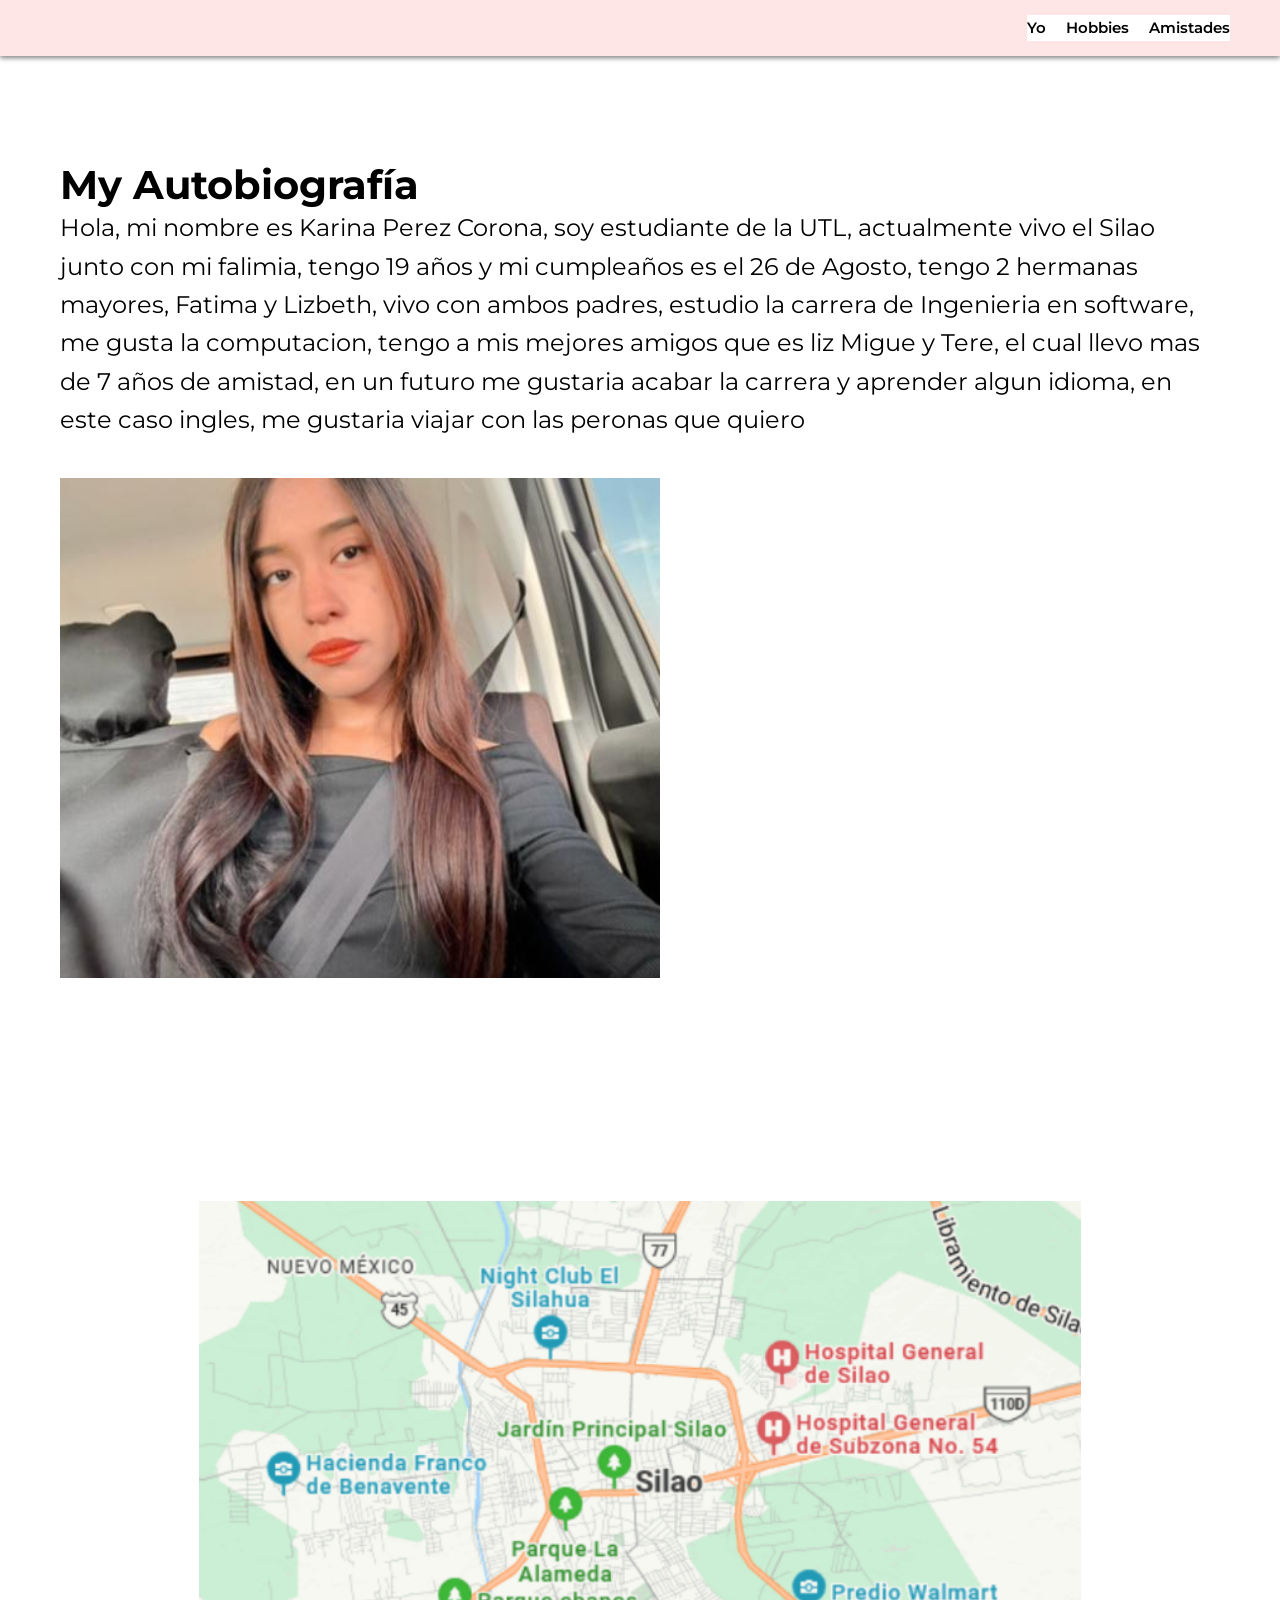
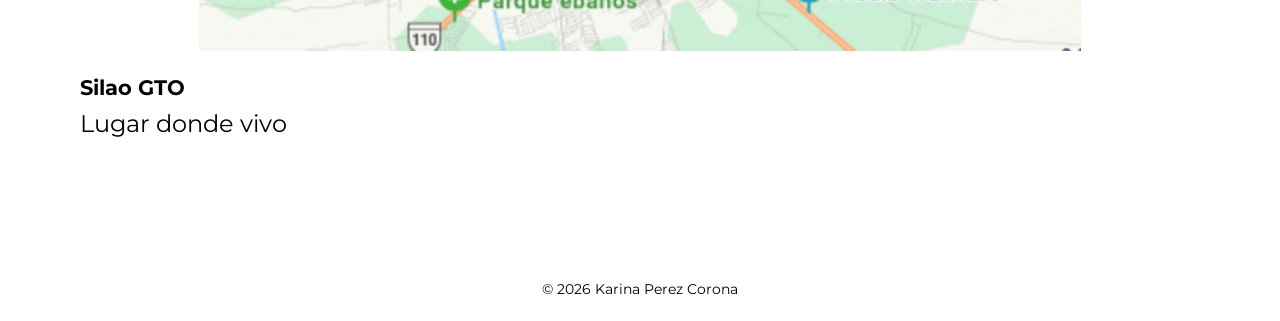
<file: index.html>
<!DOCTYPE html>
<html lang="es">
<head>
    <meta charset="UTF-8">
    <meta name="viewport" content="width=device-width, initial-scale=1.0">
    <link rel="stylesheet" href="css/miestilo.css">
    <title>My web personal</title>
    <!--Tipografia en línea-->
    <link rel="preconnect" href="https://fonts.googleapis.com">
<link rel="preconnect" href="https://fonts.gstatic.com" crossorigin>
<link href="https://fonts.googleapis.com/css2?family=Montserrat:ital,wght@0,100..900;1,100..900&display=swap" rel="stylesheet">
</head>
<body>
    <!--ENCABEZADO-->
    <header>
        <div id="logo">
        </div>
        <nav class="navPrincipal">
            <ul>
                <li><a href="index.html">Yo</a></li>
                <li><a href="hobies.html">Hobbies</a></li>
                <li><a href="Amistades.html">Amistades</a></li>
               
            </ul>

        </nav>
        
    </header>  
    <!--contenido principal--> 
    <main class="contenedorPrincipal">
            <section class="tec">

            <section class="tec_Contenido"><br>
                <h2>My Autobiografía</h2>
                <p>Hola, mi nombre es Karina Perez Corona, soy estudiante de la UTL, actualmente vivo el Silao 
                junto con mi falimia, tengo 19 años y mi cumpleaños es el 26 de Agosto, tengo
                    2 hermanas mayores, Fatima y Lizbeth, vivo con ambos padres, estudio la carrera 
                    de Ingenieria en software, me gusta la computacion, tengo a mis mejores amigos que es liz
                    Migue y Tere, el cual llevo mas de 7 años de amistad, en un futuro me gustaria acabar la
                    carrera y aprender algun idioma, en este caso ingles, me gustaria viajar con las peronas que quiero<br><br>
                    <img src="imagenes/yo.jpeg" alt="Yo" style="width: 600px; height: 500px;">
                
               <br><br><br><br><br><br> </p>
                 
                 <article class="tarjeta_curso tarjeta_mapa">
                        <a href="https://www.google.com/maps?q=Silao,+Guanajuato" target="_blank" rel="noopener noreferrer" title="Abrir ubicación de Silao GTO en Google Maps">
                            <img src="imagenes/mapa.png" alt="Mapa de Silao GTO">
                            <div class="info_curso">
                                <h3>Silao GTO</h3>
                                <p>Lugar donde vivo</p>
                            </div>
                        </a>
                    </article>
                     
            </section>
            </section>
    </main>
    <footer>
        <p>&copy; 2026 Karina Perez Corona</p>
    </footer>
</body>
</html>
</file>
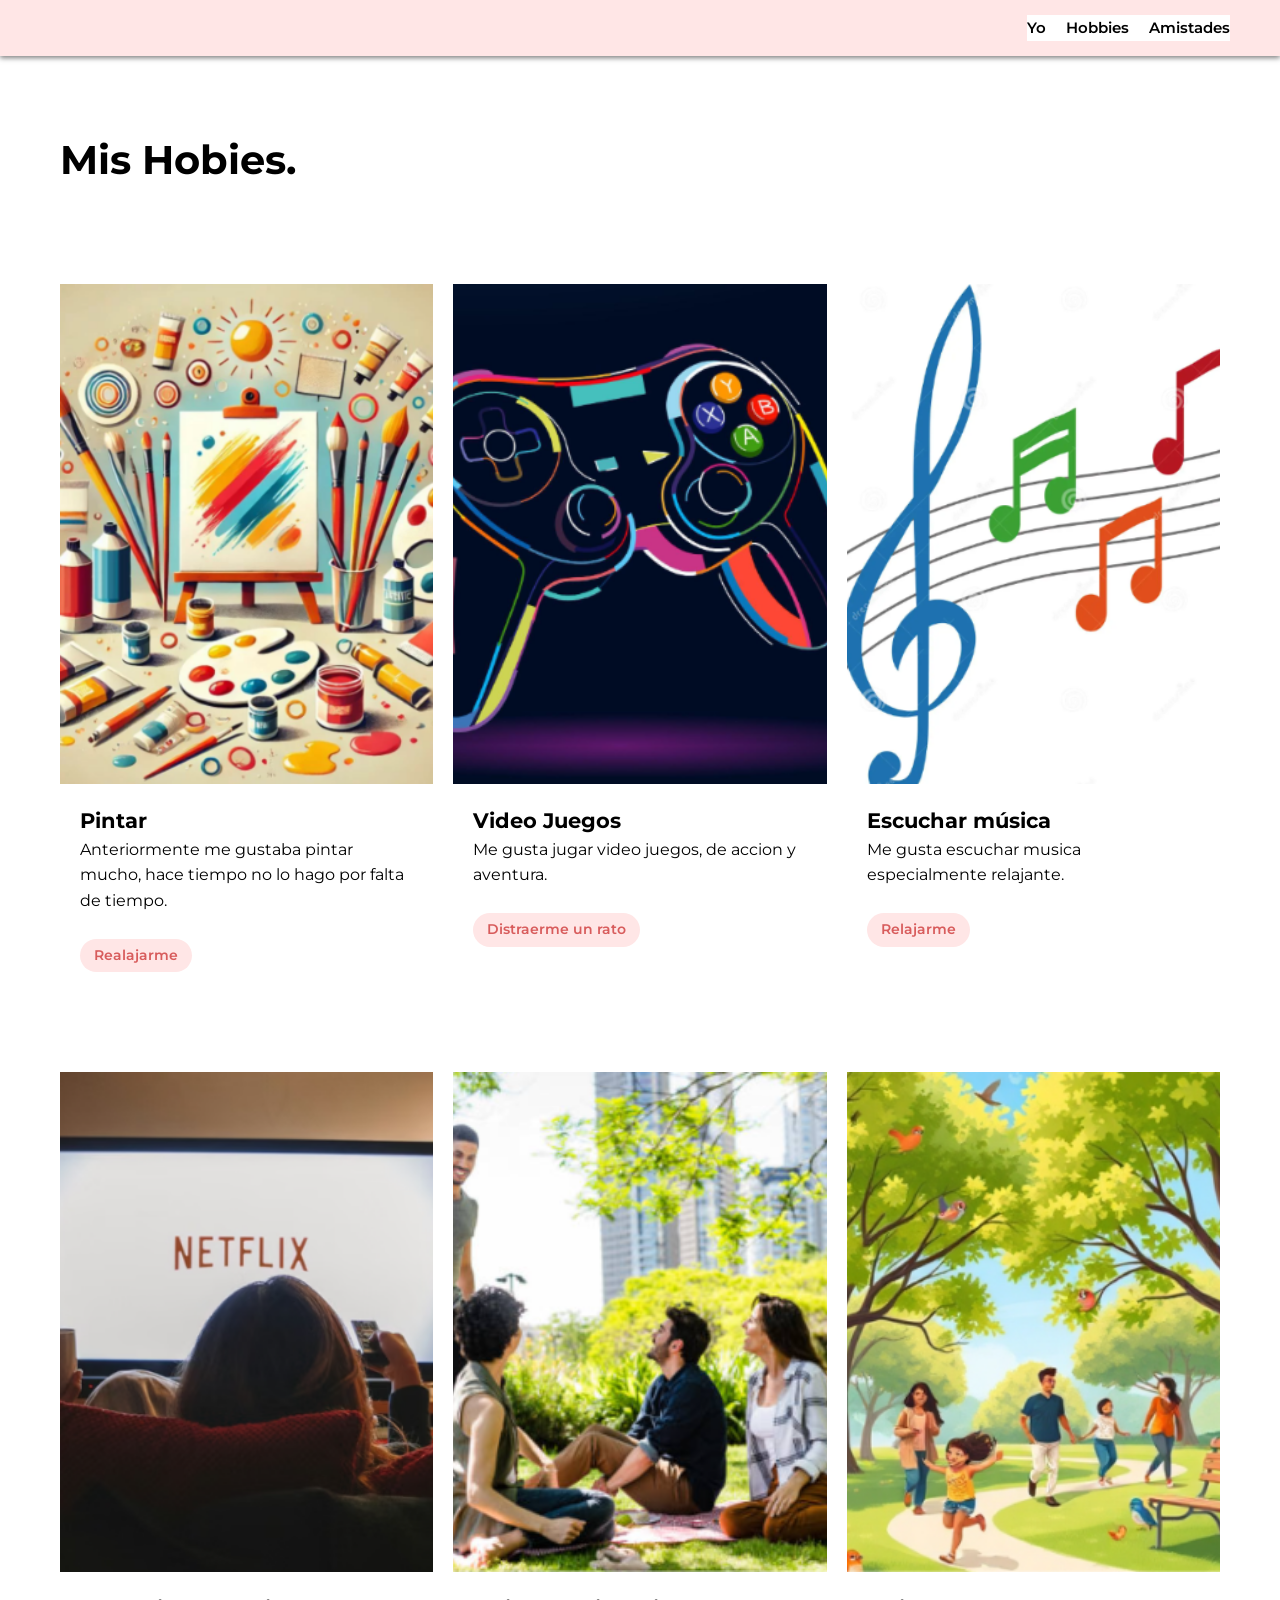
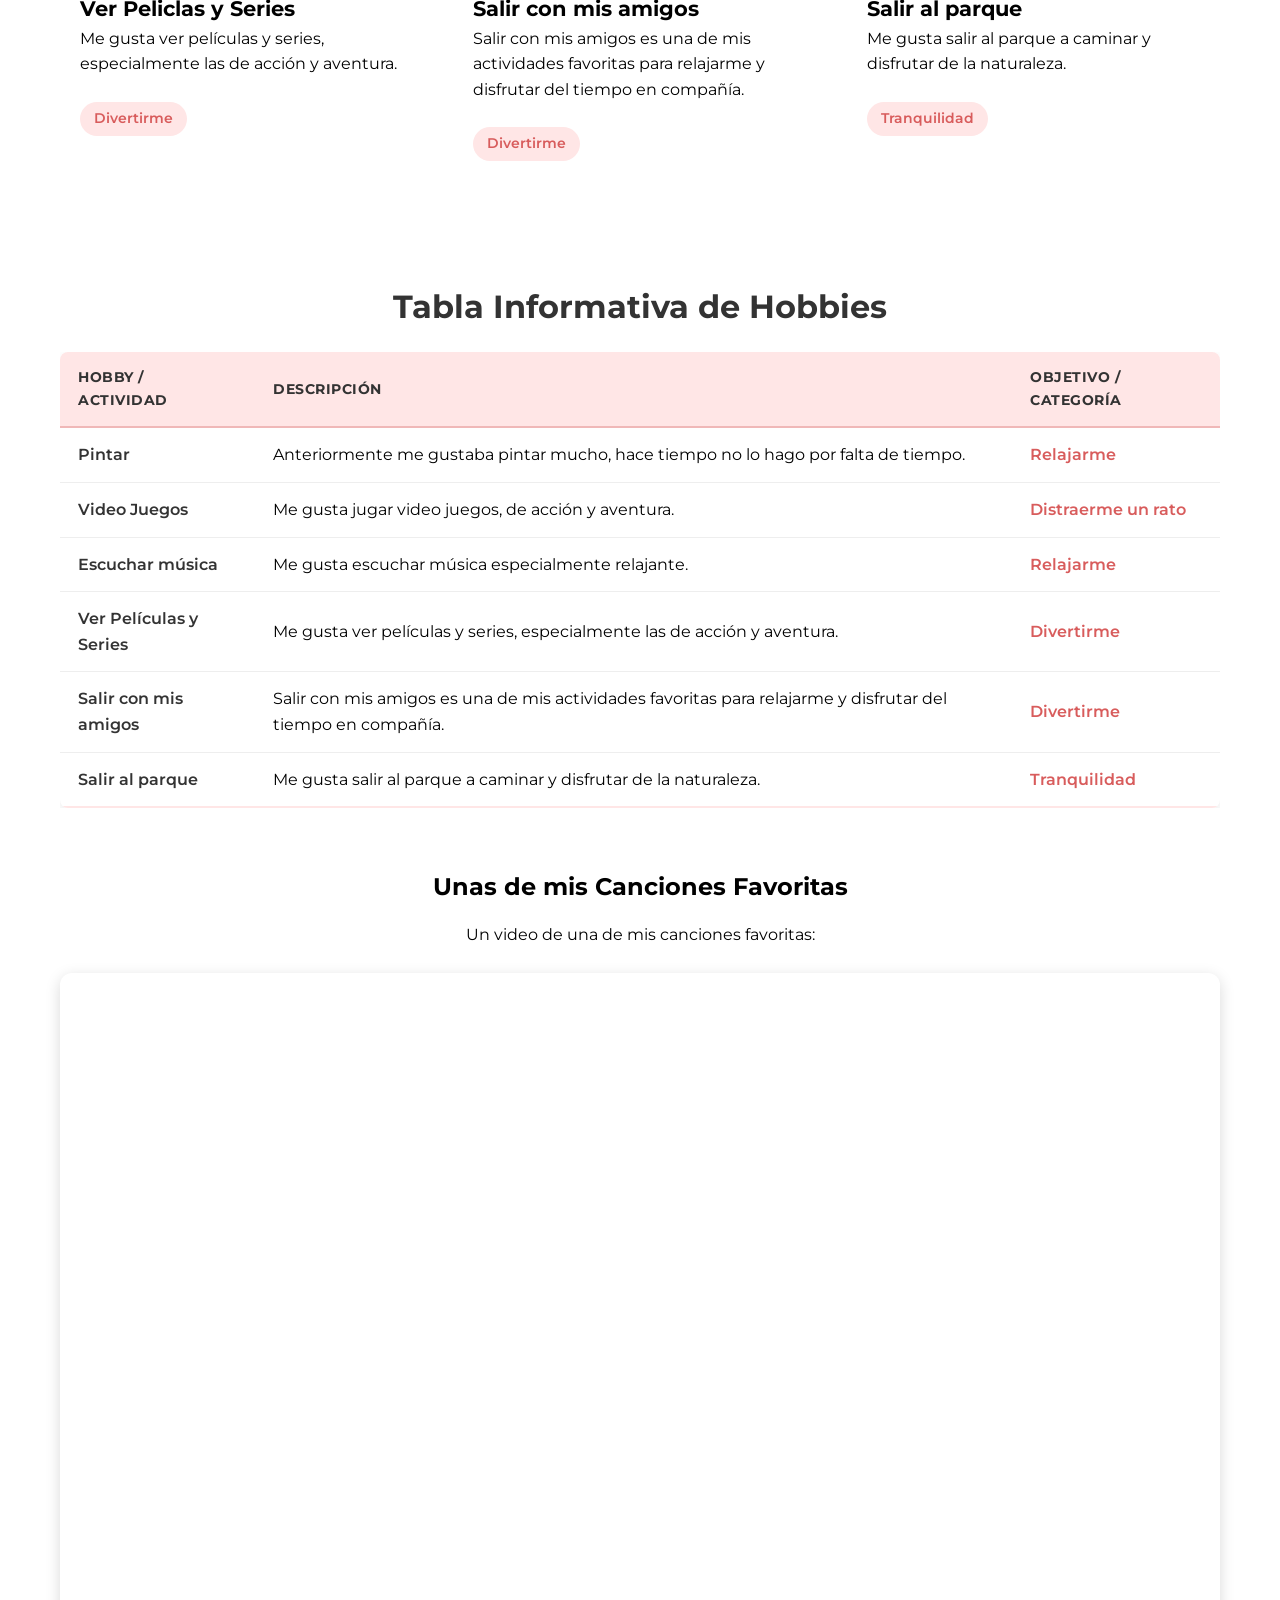
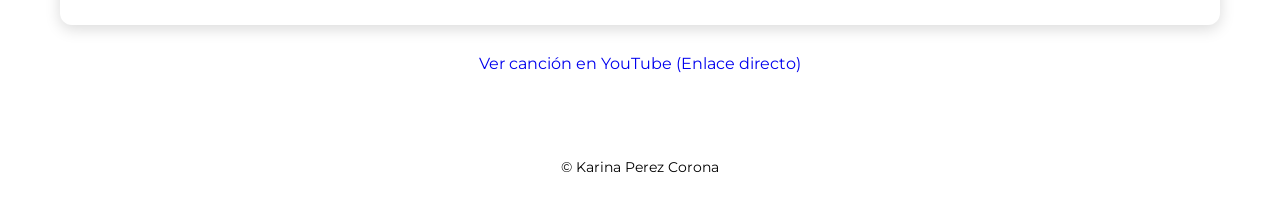
<file: hobies.html>
<!DOCTYPE html>
<html lang="es">
<head>
    <meta charset="UTF-8">
    <meta name="viewport" content="width=device-width, initial-scale=1.0">
    <link rel="stylesheet" href="css/miestilo.css">
    <title>TechAcademyDocument</title>
    <!--Tipografia en línea-->
    <link rel="preconnect" href="https://fonts.googleapis.com">
<link rel="preconnect" href="https://fonts.gstatic.com" crossorigin>
<link href="https://fonts.googleapis.com/css2?family=Montserrat:ital,wght@0,100..900;1,100..900&display=swap" rel="stylesheet">
</head>
<body>
    <!--ENCABEZADO-->
    <header>
        <div id="logo">
            
        </div>
        <nav class="navPrincipal">
            <ul>
                <li><a href="index.html">Yo</a></li>
                <li><a href="hobies.html">Hobbies</a></li>
                <li><a href="Amistades.html">Amistades</a></li>
            </ul>

        </nav>
        
    </header>  
    <!--contenido principal--> 
    <main class="contenedorPrincipal">
            <section class="tec">

            <section class="tec_Contenido">
                <h2>Mis Hobies.</h2>
            </section>
            <section class="imagen">
                
    </section>
            </section>
            <section id="catalogo">
                <div class="grid_cursos">
                    <article class="tarjeta_curso">
                        <img src="imagenes/h.png" alt="FronEnd">
                        <div class="info_curso">
                            <h3>Pintar</h3>
                            <p>Anteriormente me gustaba pintar mucho, hace tiempo no lo hago por falta de tiempo.</p>
                            <span class="nivel">Realajarme</span>
                        </div>
                    </article>
                     <article class="tarjeta_curso">
                        <img src="imagenes/h2.png" alt="Python">
                        <div class="info_curso">
                            <h3>Video Juegos</h3>
                            <p>Me gusta jugar video juegos, de accion y aventura.</p>
                            <span class="nivel">Distraerme un rato</span>
                        </div>
                    </article>
                     <article class="tarjeta_curso">
                        <img src="imagenes/h3.png" alt="Bases de datos">
                        <div class="info_curso">
                            <h3>Escuchar música</h3>
                            <p>Me gusta escuchar musica especialmente relajante.</p>
                            <span class="nivel">Relajarme</span>
                        </div>
                        
                    </article>
                     
                </div>
            </section>

            <section id="catalogo">
                <div class="grid_cursos">
                    <article class="tarjeta_curso">
                        <img src="imagenes/h4.png" alt="FronEnd">
                        <div class="info_curso">
                            <h3>Ver Peliclas y Series</h3>
                            <p>Me gusta ver películas y series, especialmente las de acción y aventura.</p>
                            <span class="nivel">Divertirme</span>
                        </div>
                    </article>
                     <article class="tarjeta_curso">
                        <img src="imagenes/h5.png" alt="Python">
                        <div class="info_curso">
                            <h3>Salir con mis amigos</h3>
                            <p>Salir con mis amigos es una de mis actividades favoritas para relajarme y disfrutar del tiempo en compañía.</p>
                            <span class="nivel">Divertirme</span>
                        </div>
                    </article>
                     <article class="tarjeta_curso">
                        <img src="imagenes/h6.png" alt="Bases de datos">
                        <div class="info_curso">
                            <h3>Salir al parque</h3>
                            <p>Me gusta salir al parque a caminar y disfrutar de la naturaleza.</p>
                            <span class="nivel">Tranquilidad</span>
                        </div>
                        
                    </article>
                     
                </div>
            </section>

            <section class="seccion_tabla">
                <h2>Tabla Informativa de Hobbies</h2>
                <div class="contenedor_tabla">
                    <table class="tabla_hobbies">
                        <thead>
                            <tr>
                                <th>Hobby / Actividad</th>
                                <th>Descripción</th>
                                <th>Objetivo / Categoría</th>
                            </tr>
                        </thead>
                        <tbody>
                            <tr>
                                <td>Pintar</td>
                                <td>Anteriormente me gustaba pintar mucho, hace tiempo no lo hago por falta de tiempo.</td>
                                <td>Relajarme</td>
                            </tr>
                            <tr>
                                <td>Video Juegos</td>
                                <td>Me gusta jugar video juegos, de acción y aventura.</td>
                                <td>Distraerme un rato</td>
                            </tr>
                            <tr>
                                <td>Escuchar música</td>
                                <td>Me gusta escuchar música especialmente relajante.</td>
                                <td>Relajarme</td>
                            </tr>
                            <tr>
                                <td>Ver Películas y Series</td>
                                <td>Me gusta ver películas y series, especialmente las de acción y aventura.</td>
                                <td>Divertirme</td>
                            </tr>
                            <tr>
                                <td>Salir con mis amigos</td>
                                <td>Salir con mis amigos es una de mis actividades favoritas para relajarme y disfrutar del tiempo en compañía.</td>
                                <td>Divertirme</td>
                            </tr>
                            <tr>
                                <td>Salir al parque</td>
                                <td>Me gusta salir al parque a caminar y disfrutar de la naturaleza.</td>
                                <td>Tranquilidad</td>
                            </tr>
                        </tbody>
                    </table>
                </div>
            </section>
        <section class="seccion_video">
            <h2>Unas de mis Canciones Favoritas</h2>
            <p>Un video de una de mis canciones favoritas:<br><br></p>
            <div class="contenedor_video">
                <iframe 
                    src="https://www.youtube.com/embed/W8a4sUabCUo" 
    
                    allow="accelerometer; autoplay; clipboard-write; encrypted-media; gyroscope; picture-in-picture; web-share" 
                    allowfullscreen>
                </iframe>
            </div>
            <p><br><a href="https://www.youtube.com/watch?v=W8a4sUabCUo" target="_blank" rel="noopener noreferrer">Ver canción en YouTube (Enlace directo)</a></p>
        </section>
         
    </main>
    <footer>
        <p>&copy; Karina Perez Corona</p>
    </footer>
</body>
</html>
</file>
<file: css/miestilo.css>
/*Recurso para usar una tipografia descargada*/

@font-face {
    font-family: 'OpenDescargada';
    src: url('../Fonts/OpenSans-Regular.ttf') format('woff2');
}

/*Variables css*/


*{
    box-sizing: border-box;
    margin: 0;
    padding: 0;
}

body{
    background-color: white;
    color: var(--color_obscuro);
    line-height: 1.6;
    font-family: 'Montserrat';
}
ul{
    list-style: none;
}
a{
    text-decoration: none;
    font-family: var(--fuente_titulos);
}
header{

    display:flex;
    background-color: #FFE6E6;
    justify-content: space-between;
    align-items:center;
    box-shadow: 0 2px 5px rgb(0, 0, 0, 0.5);
    top:0;
    position: sticky;
    z-index: 1000;
    padding: 15px 50px;
}
nav{
    display:center;
    background-color: white;
  height: 100%;
}
nav ul{
    display:flex;
    gap: 20px;
    align-items:center;
}

nav a{
    font-size: 0.95rem;
    font-weight: 600;
    color:inherit;
}
nav a:hover{
    /*Aqui tengo que regresar*/
    color:var(--color_principal);
}



.contenedorPrincipal{
    
    max-width: 1200px;
    margin:0 auto;
    padding:20px;
}

.tec{
    display:flex;
    align-items: center;
    gap:40px;
    padding:60px 0;
}
.tec_Contenido, .image{
    flex: 1 1 300px;

}

.tec_Contenido h2{
    font-size: 2.5rem;
    color:var(--color_principal);
    line-height: 1.2;
}
.tec_Contenido p{
    font-size: 1.5rem;
    margin-bottom:20px;
}
.imagenes img{width: 100%;}


/* Grind de cursos*/
#catalogo{
    padding: 40px 0;

}
#catalogo h2{
    text-align:center;
    color:var(--color_principal);
}
.grid_cursos{
    display:flex;
    flex-wrap:wrap;
    gap: 20px;
    justify-content: center;
}
.tarjeta_curso{
    position: center;
    background-color:var(--color_claro);
    border: 10px solid var(--color_borde);
    border-radius: 8px;
    flex: 1 1 280px;
    max-width: 3500px;
    display:flex;
    flex-direction:column;
    /*efecto*/
    transition: transform 0.5s ease, box-shadow 0.5s ease;
}

.tarjeta_curso:hover{
    position: center;
    transform: translateY(-10px);
    box-shadow: 0 6px 18px rgba(0,0,0,0.08)
}
.tarjeta_curso img{
    width:100%;
    height:500px;
    object-fit:cover;
}

.tarjeta_curso a{
    text-decoration: none;
    color: inherit;
    display: flex;
    flex-direction: column;
    width: 100%;
    height: 100%;
}

.tarjeta_mapa img{
    width: 100%;
    height: auto;
    max-height: 450px;
    object-fit: contain;
}

.info_curso{
    padding:20px;
    flex-grow:1;
    flex-direction:column;
}
.info_curso h3{
    font-size:1.3rem;
    color: var(--color_principal);
}
.info_curso p{
    margin-bottom: 15px;
    flex-grow:1;
    color:var(--color_obscuro);
}

.nivel{
    display: inline-block;
    background-color: #FFE6E6;
    color: #d85c5c;
    font-weight: 600;
    font-size: 0.85rem;
    padding: 6px 14px;
    border-radius: 20px;
    margin-top: 10px;
    width: fit-content;
}


/*Footer*/
footer{
    background-color:var(--color_obscuro);

    color:var(--color_claro);
    text-align:center;
    padding: 20px;
    font-size: 0.9rem;
}

/* Estilos para la tabla de hobbies */
.seccion_tabla {
    margin: 40px 0;
    padding: 20px 0;
}

.seccion_tabla h2 {
    text-align: center;
    color: #333;
    margin-bottom: 20px;
    font-size: 2rem;
}

.contenedor_tabla {
    overflow-x: auto;
}

.tabla_hobbies {
    width: 100%;
    border-collapse: collapse;
    margin: 0 auto;
    font-size: 1rem;
    box-shadow: 0 4px 12px rgba(0, 0, 0, 0.08);
    border-radius: 8px;
    overflow: hidden;
    background-color: #ffffff;
}

.tabla_hobbies th,
.tabla_hobbies td {
    padding: 14px 18px;
    text-align: left;
}

.tabla_hobbies thead tr {
    background-color: #FFE6E6;
    color: #333333;
    font-weight: 700;
    text-transform: uppercase;
    font-size: 0.9rem;
    letter-spacing: 0.5px;
    border-bottom: 2px solid #f0b8b8;
}

.tabla_hobbies tbody tr {
    border-bottom: 1px solid #eeeeee;
    transition: background-color 0.3s ease;
}



.tabla_hobbies tbody tr:last-of-type {
    border-bottom: 2px solid #FFE6E6;
}

.tabla_hobbies tbody tr:hover {
    background-color: #fff5f5;
}

.tabla_hobbies td:first-child {
    font-weight: 600;
    color: #333333;
}

.tabla_hobbies td:last-child {
    font-weight: 600;
    color: #d85c5c;
}

/* Estilos para listas ordenadas */
.seccion_lista {
    margin: 30px 0;
    padding: 20px;
    background-color: #fafafa;
    border-left: 5px solid #d85c5c;
    border-radius: 6px;
}

.seccion_lista h3 {
    color: var(--color_principal);
    margin-bottom: 10px;
}

.lista_ordenada {
    margin-left: 25px;
    padding-left: 10px;
}

.lista_ordenada li {
    margin-bottom: 8px;
    font-weight: 500;
}

/* Estilos para video embebido (YouTube) */
.seccion_video {
    margin: 40px 0;
    text-align: center;
}

.seccion_video h2 {
    color: var(--color_principal);
    margin-bottom: 15px;
}

.contenedor_video {
    position: relative;
    padding-bottom: 56.25%; /* 16:9 Aspect Ratio */
    height: 0;
    overflow: hidden;
    max-width: 100%;
    border-radius: 12px;
    box-shadow: 0 4px 15px rgba(0,0,0,0.15);
}

.contenedor_video iframe {
    position: absolute;
    top: 0;
    left: 0;
    width: 100%;
    height: 100%;
    border: 0;
}

/* Estilos para modificadores span */
.destacado {
    color: #d85c5c;
    font-weight: bold;
}

.resaltado {
    background-color: #fff0f0;
    color: #c0392b;
    padding: 2px 8px;
    border-radius: 4px;
    font-weight: 600;
}

.badge_lugar {
    background-color: #e8f4f8;
    color: #2980b9;
    padding: 2px 8px;
    border-radius: 4px;
    font-weight: 600;
}

.icono_span {
    color: #f39c12;
    font-weight: bold;
}

.boton_ancla {
    display: inline-block;
    padding: 8px 16px;
    background-color: #FFE6E6;
    color: #d85c5c;
    text-decoration: none;
    border-radius: 20px;
    font-weight: 600;
    transition: background-color 0.3s ease;
}

.boton_ancla:hover {
    background-color: #f0c4c4;
}
</file>
